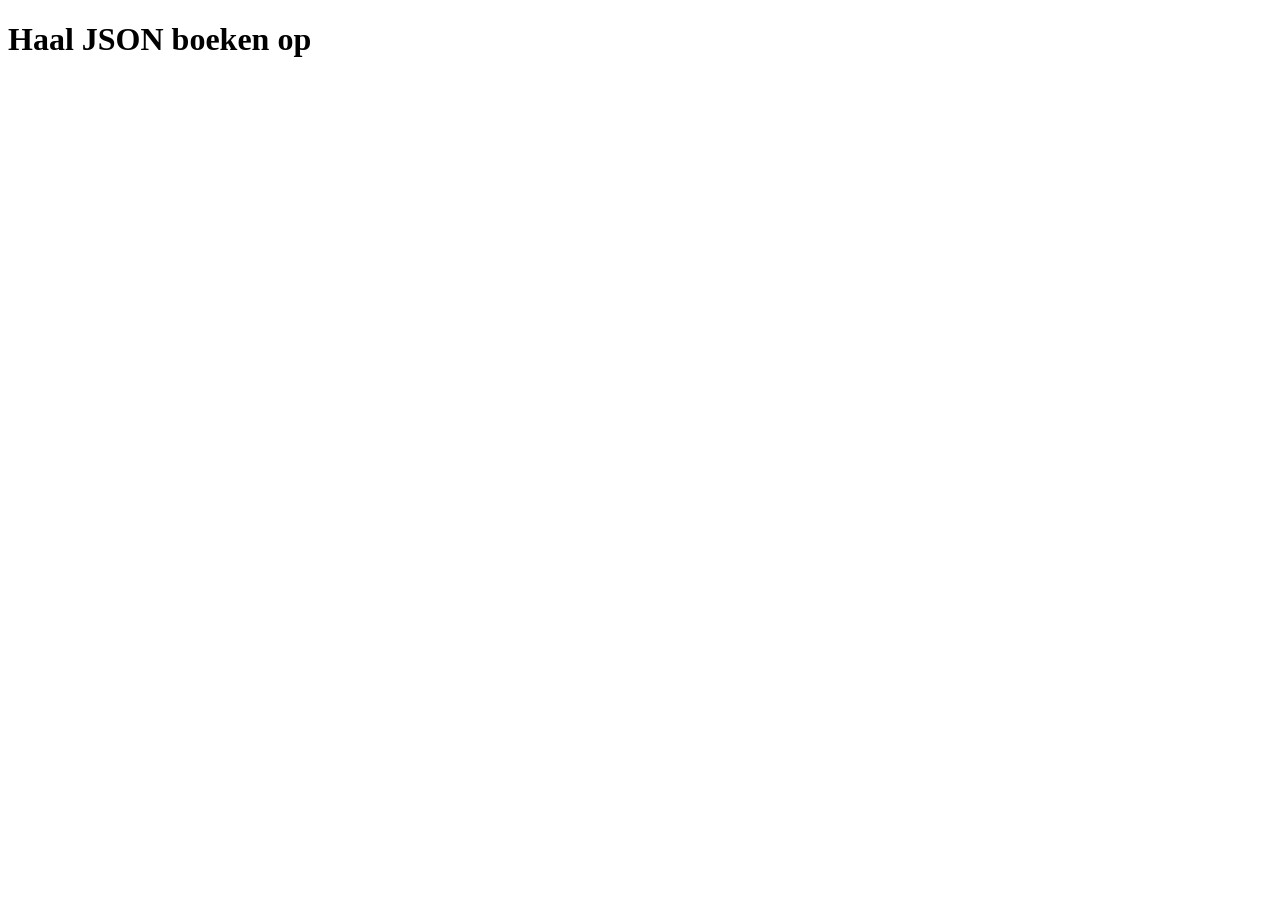
<file: opdracht2/index.html>
<!DOCTYPE html>
<html lang="en">
  <head>
    <meta charset="UTF-8" />
    <meta http-equiv="X-UA-Compatible" content="IE=edge" />
    <meta name="viewport" content="width=device-width, initial-scale=1.0" />
    <title>Haal JSON boeken op</title>
  </head>
  <body>
    <h1>Haal JSON boeken op</h1>
    <script>
      const url =
        "https://gist.githubusercontent.com/Theo-denBlanken/ed9551298618eb05ad01b838b3bf32b5/raw/c8c1fed36793bdd6fd69ba6ee815c263a61118c3/boekenTheo.json";
      // call back functie
      const verwerkData = (obj) => {
        let uitvoer = "";
        obj.forEach((boek) => {
          uitvoer += `<img style="width: 100px" src="${boek.cover}" alt="${boek.titel}">`;
        });
        document.body.innerHTML = uitvoer;
      };
      // XMLHttpRequest object maken
      const aanvraagServer = new XMLHttpRequest();
      aanvraagServer.onreadystatechange = () => {
        console.log(
          `readyState: ${aanvraagServer.readyState} status: ${aanvraagServer.status}`
        );
        if (aanvraagServer.readyState == 4 && aanvraagServer.status == 200) {
          console.log(aanvraagServer.responseText);
          let data = JSON.parse(aanvraagServer.responseText);
          console.log(data);
          verwerkData(data);
        }
      };
      aanvraagServer.open("GET", url, true);
      aanvraagServer.send();

      // opdracht op het eind van het script
      console.log(`Dit word uitgevoerd NADAT send is verzonden.`);
    </script>
  </body>
</html>
</file>
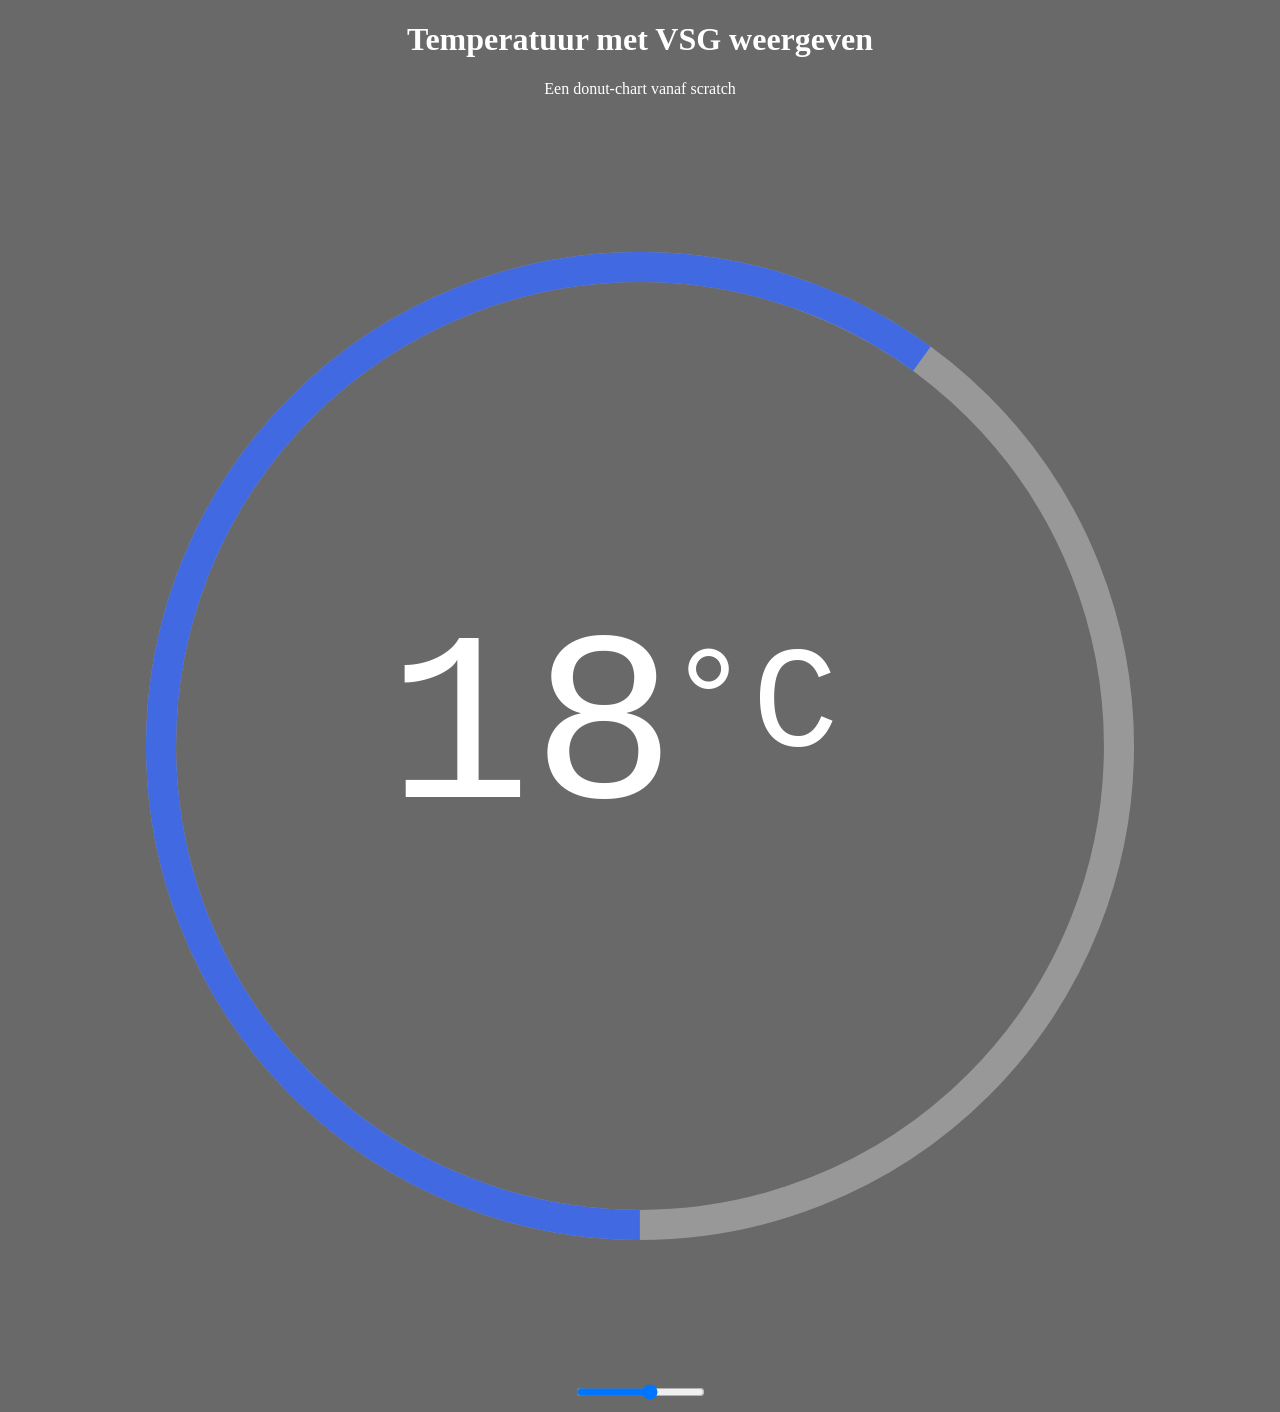
<file: opdracht3/index.html>
<!DOCTYPE html>
<html lang="en">
<head>
    <meta charset="UTF-8">
    <meta http-equiv="X-UA-Compatible" content="IE=edge">
    <meta name="viewport" content="width=device-width, initial-scale=1.0">
    <title>Temperatuur met SVG weergeven</title>
    <style>
        body {
            background-color: rgba(87, 85, 85, 0.883);
            color: white;
            text-align: center;
        }
        .temp {
            font-size: .5rem;
            font-family: 'Courier New', Courier, monospace;
            fill: #fff;
        }
        #eenheid {
            font-size: .3rem;
        }
    </style>
</head>
<body>
    <h1>Temperatuur met VSG weergeven</h1>
    <p>Een donut-chart vanaf scratch</p>
    <svg width="100%" height="100%" viewbox="0 0 42 42">
        <circle cx="21" cy="21" r="15.91549430918954" fill="transparent" stroke="rgba(200,200,200,0.5)" stroke-width="1">
        </circle>
        <circle cx="21" cy="21" r="15.91549430918954" fill="transparent" stroke="royalblue" stroke-width="1" stroke-dasharray="75 25" stroke-dashoffset="75" id="cirkelBoog">
        </circle>
        <g class="temp">
            <text id="temperatuur" x="30%" y="54%">19</text>
            <text id="eenheid" x="52%" y="50%">&deg;C</text>
        </g>
    </svg>
    <input type="range" min="1" max="30" step="1" value="18" id="thermostaat">
    <script>
        let temperatuur = 27;
        const temperatuurUitvoer = document.getElementById('temperatuur');
        const cirkelBoog = document.getElementById('cirkelBoog');
        const thermostaat = document.getElementById('thermostaat');

        // temperatuur = thermostaat.value;

        const uitvoeren = (temp) => {
            temperatuurUitvoer.innerHTML = temp;
            let boog = temp * 100/30;
            cirkelBoog.style.strokeDasharray = `${boog} ${100 - boog}`;
        }
        const animeerUitvoer = (temp) => {
            let t = 0;
            const timer = setInterval( () => {
                if ( t <= temp) {
                    uitvoeren(t);
                    t++;
                } else {
                    clearInterval(timer);
                }
            }, 25)
        }
        animeerUitvoer(thermostaat.value);

        thermostaat.addEventListener('change', () => {
            animeerUitvoer(thermostaat.value);
        })


    </script>
</body>
</html>
</file>
